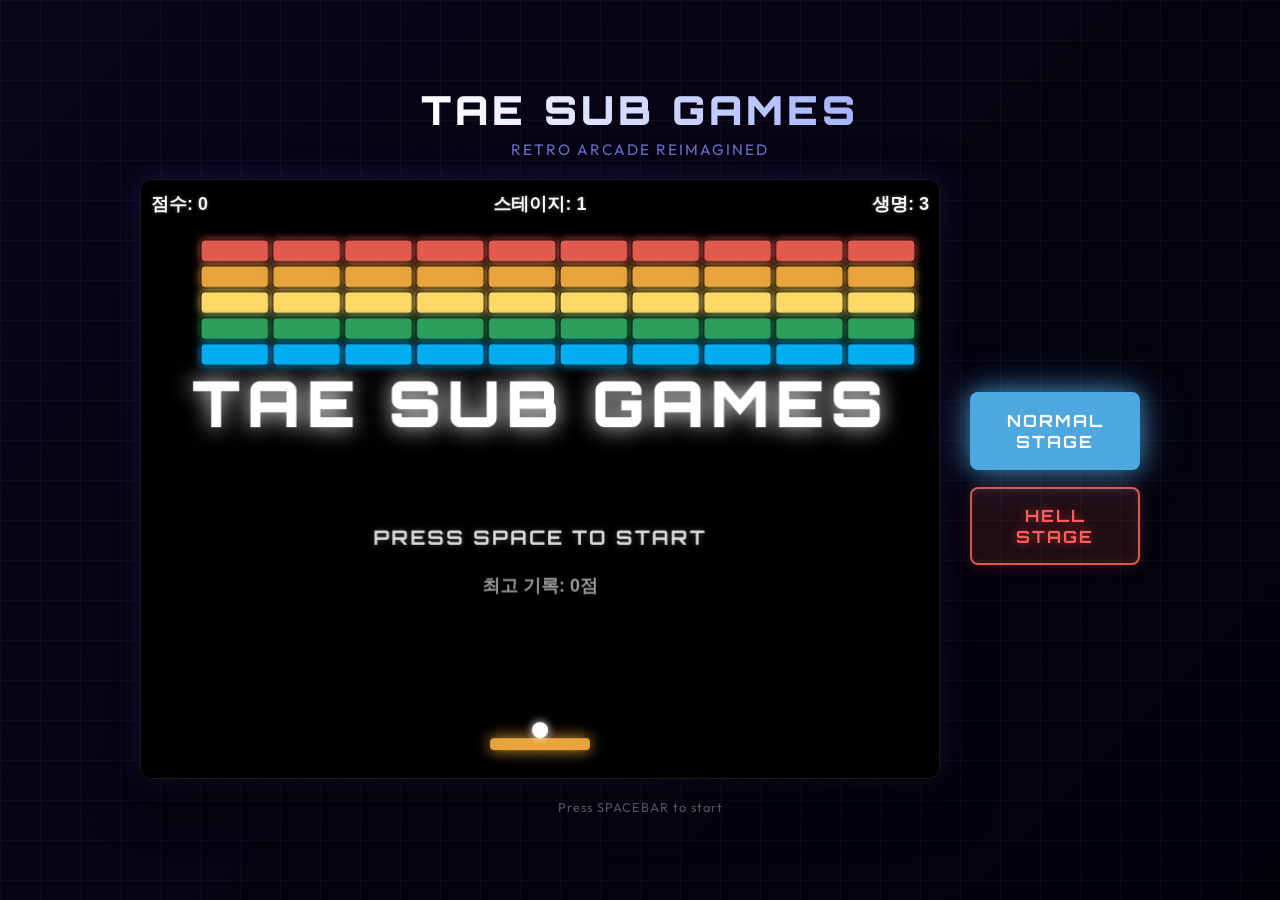
<file: index.html>
<!DOCTYPE html>
<html lang="ko">
<head>
    <meta charset="UTF-8">
    <meta name="viewport" content="width=device-width, initial-scale=1.0, maximum-scale=1.0, user-scalable=no">
    <title>Tae sub Games - 벽돌깨기 게임</title>
    
    <!-- 구글 폰트(Google Fonts) 연동 -->
    <link rel="preconnect" href="https://fonts.googleapis.com">
    <link rel="preconnect" href="https://fonts.gstatic.com" crossorigin>
    <link href="https://fonts.googleapis.com/css2?family=Orbitron:wght@400;700;900&family=Outfit:wght@300;400;600&display=swap" rel="stylesheet">
    
    <!-- 외부 스타일시트(CSS) 연동 -->
    <link rel="stylesheet" href="style.css">
</head>
<body>

    <div class="game-container">
        <!-- 상단 헤더 구역 -->
        <header>
            <h1>Tae sub Games</h1>
            <p class="subtitle">RETRO ARCADE REIMAGINED</p>
        </header>

        <!-- 메인 수평 레이아웃 (게임판 + 우측 사이드바) -->
        <div class="main-layout">
            <!-- 게임 캔버스 박스 -->
            <div class="canvas-container">
                <canvas id="gameCanvas" width="800" height="600"></canvas>
                <button id="startButton" class="hidden">START GAME</button>
            </div>

            <!-- 우측 사이드바 구역 -->
            <div class="sidebar">
                <button id="normalStageButton" class="side-btn normal-btn active">NORMAL STAGE</button>
                <button id="hellStageButton" class="side-btn hell-btn">HELL STAGE</button>
            </div>
        </div>

        <!-- 하단 조작 가이드 -->
        <footer id="gameFooter">
            Press SPACEBAR to start
        </footer>
    </div>

    <!-- 자바스크립트(JS) 게임 소스코드 연동 -->
    <script src="game.js"></script>
</body>
</html>
</file>
<file: style.css>
/* ==========================================
   Brick Breaker Game - 스타일시트 (style.css)
   ========================================== */

/* 
  CSS 변수 정의 (:root)
  - 자주 쓰는 색상값이나 그림자 값을 변수에 담아두고 편리하게 가져다 씁니다.
  - 고등학교 수학의 변수(x, y)처럼 스타일에서도 이름을 지정해 값을 재사용하는 것입니다.
*/
:root {
    --bg-gradient-start: #0a051b; /* 배경 그라데이션 시작 색상 (진한 남색) */
    --bg-gradient-end: #020108;   /* 배경 그라데이션 끝 색상 (검은색에 가까운 색) */
    --canvas-border: rgba(255, 255, 255, 0.1); /* 캔버스 테두리선 색 (아주 불투명한 흰색) */
    --canvas-shadow: rgba(123, 97, 255, 0.2);  /* 캔버스 주변의 보라색 네온 광채 색상 */
    --text-glow: rgba(255, 255, 255, 0.8);     /* 흰색 글자 뒤에 생기는 광채 효과 색상 */
}

/* 기본 마진과 패딩 초기화 */
* {
    box-sizing: border-box; /* 패딩과 테두리를 포함해서 요소 크기를 계산하도록 설정 */
    margin: 0;  /* 바깥 여백 초기화 */
    padding: 0; /* 안쪽 여백 초기화 */
}

/* 전체 화면 배경 스타일 */
body {
    font-family: 'Outfit', sans-serif; /* 현대적이고 둥근 스타일의 Outfit 구글 폰트 적용 */
    /* 대각선 방향(135도)으로 흘러가는 그라데이션 배경을 지정합니다. */
    background: linear-gradient(135deg, var(--bg-gradient-start), var(--bg-gradient-end));
    min-height: 100vh; /* 화면 높이를 브라우저 창 높이의 100%로 설정 */
    
    /* Flexbox 레이아웃: 자식 요소들을 화면 정중앙에 정렬하는 기술 */
    display: flex;
    flex-direction: column; /* 세로 정렬 */
    align-items: center;    /* 가로축 기준 정중앙 정렬 */
    justify-content: center; /* 세로축 기준 정중앙 정렬 */
    
    overflow: hidden; /* 스크롤바가 생기지 않도록 방지 */
    color: #ffffff;   /* 기본 글씨 색상을 흰색으로 지정 */
}

/* 
  화면 배경 위에 은은한 격자(Grid) 패턴을 그리는 효과 
  - ::before는 가짜 요소를 하나 더 만들어 디자인적 장식을 더할 때 유용합니다.
*/
body::before {
    content: '';
    position: absolute;
    top: 0;
    left: 0;
    width: 100%;
    height: 100%;
    /* 가로/세로 40px 크기로 가느다란 줄(아주 연한 흰색)을 바둑판 모양으로 그립니다. */
    background-image: 
        linear-gradient(rgba(255, 255, 255, 0.03) 1px, transparent 1px),
        linear-gradient(90deg, rgba(255, 255, 255, 0.03) 1px, transparent 1px);
    background-size: 40px 40px;
    pointer-events: none; /* 마우스 클릭 등이 배경 격자 때문에 방해받지 않도록 설정 */
    z-index: 0; /* 게임 화면보다 뒤쪽 레이어에 배치 */
}

/* 게임을 감싸고 있는 메인 컨테이너 */
.game-container {
    position: relative;
    z-index: 1; /* 격자 배경보다 앞쪽에 배치 */
    display: flex;
    flex-direction: column;
    align-items: center;
    gap: 20px; /* 제목, 게임판, 푸터 사이의 세로 간격 20px */
}

/* 상단 텍스트 헤더 구역 */
header {
    text-align: center;
}

/* 게임 메인 타이틀 */
h1 {
    font-family: 'Orbitron', sans-serif; /* 사이버네틱하고 미래지향적인 느낌의 폰트 */
    font-size: 2.5rem; /* 글씨 크기 설정 */
    font-weight: 900;  /* 굵은 글씨 */
    letter-spacing: 4px; /* 글자 간격 넓힘 */
    /* 글자 안에 흰색에서 은청색으로 변하는 그라데이션을 채워 넣는 세련된 기법 */
    background: linear-gradient(to right, #fff, #a5b4fc);
    -webkit-background-clip: text; /* 그라데이션 배경을 글씨 영역에만 잘라 붙임 */
    -webkit-text-fill-color: transparent; /* 글씨 기본색을 투명하게 만들어 그라데이션이 보이게 함 */
    margin-bottom: 5px;
    text-transform: uppercase; /* 영어 알파벳을 대문자로 강제 변환 */
}

/* 서브타이틀 */
p.subtitle {
    font-size: 0.95rem;
    color: #818cf8; /* 연보라빛 네온 색상 */
    opacity: 0.8;   /* 80% 밝기로 살짝 은은하게 */
    letter-spacing: 2px;
}

/* 
  캔버스를 감싸는 컨테이너 박스
  - 캔버스와 스타트 버튼을 입체적으로 감싸고 띄워주는 역할을 합니다.
*/
.canvas-container {
    position: relative; /* 자식 요소인 스타트 버튼이 이 박스를 기준으로 배치되도록 설정 */
    width: 800px;
    max-width: 95vw;
    height: 600px;
    max-height: calc(95vw * 0.75); /* 800:600 비율 유지 */
    border-radius: 12px; /* 모서리를 부드럽게 깎음 */
    overflow: hidden;    /* 캔버스 테두리를 벗어나는 자식 요소들을 숨김 */
    /* 이중 그림자 효과: 전체적인 입체감 그림자 + 보라색 네온 빛이 사방으로 퍼지는 광채 */
    box-shadow: 
        0 20px 50px rgba(0, 0, 0, 0.5),
        0 0 30px var(--canvas-shadow);
    transition: box-shadow 0.3s ease; /* 마우스 호버 시 부드러운 전환 속도 지정 */
}

/* 마우스를 캔버스 박스에 올렸을 때 (Hover 효과) */
.canvas-container:hover {
    /* 네온 불빛이 더 밝아지고 크게 퍼지게 만들어 반응형 디자인을 완성합니다. */
    box-shadow: 
        0 20px 50px rgba(0, 0, 0, 0.6),
        0 0 40px rgba(123, 97, 255, 0.4);
}

/* 실제 게임 화면이 그려질 HTML 캔버스 */
canvas {
    display: block;
    width: 100%;
    height: 100%;
    background-color: #000000; /* 캔버스 기본 배경은 새까만 검은색 */
    border: 1px solid var(--canvas-border); /* 얇은 테두리 */
    border-radius: 12px;
}

/* 
  게임 시작 버튼 오버레이 
  - (현재 기능상 숨김 처리되어 있으며, 게임 대기화면은 Canvas와 스페이스바로 시작합니다)
*/
#startButton {
    display: none;
}

/* 요소를 화면에서 투명하고 조작 불가능하게 숨기는 유틸리티 클래스 */
.hidden {
    opacity: 0;
    pointer-events: none;
    visibility: hidden;
    transition: opacity 0.4s ease, visibility 0.4s ease; /* 서서히 사라지는 애니메이션 */
}

/* 최하단 가이드 텍스트 */
footer {
    font-size: 0.8rem;
    color: rgba(255, 255, 255, 0.4); /* 연한 회색 글씨 */
    letter-spacing: 1px;
    transition: opacity 0.3s ease;
}

/* ==========================================
   수평 레이아웃 및 사이드바 버튼 추가 스타일
   ========================================== */

/* 메인 수평 레이아웃 (게임판과 사이드바 가로 배치) */
.main-layout {
    display: flex;
    flex-direction: row;
    align-items: center;
    justify-content: center;
    gap: 30px; /* 게임판과 사이드바 사이의 넉넉한 간격 */
    width: 100%;
}

/* 모바일 화면을 위한 미디어 쿼리 */
@media (max-width: 900px) {
    .main-layout {
        flex-direction: column;
        gap: 15px;
    }
    
    h1 {
        font-size: 1.8rem;
    }
    
    .game-container {
        gap: 10px;
    }
    
    .side-btn {
        width: auto;
        padding: 12px 20px;
        font-size: 0.9rem;
    }
}

/* 우측 사이드바 구역 */
.sidebar {
    display: flex;
    flex-direction: column;
    gap: 15px;
    align-items: center;
}

/* 사이드바 전용 프리미엄 네온 버튼 스타일 */
.side-btn {
    font-family: 'Orbitron', sans-serif;
    font-size: 1.05rem;
    font-weight: 700;
    letter-spacing: 2px;
    padding: 16px 20px;
    border-radius: 8px;
    cursor: pointer;
    transition: all 0.3s cubic-bezier(0.25, 0.8, 0.25, 1);
    width: 170px; /* 고정 가로 넓이 */
    text-align: center;
    border: 2px solid transparent;
    outline: none;
}

/* 일반 스테이지 버튼 스타일 (푸른 네온 테마) */
.normal-btn {
    background: rgba(78, 168, 224, 0.12);
    color: #4EA8E0;
    border-color: #4EA8E0;
    box-shadow: 
        0 0 15px rgba(78, 168, 224, 0.25),
        inset 0 0 10px rgba(78, 168, 224, 0.15);
    text-shadow: 0 0 8px rgba(78, 168, 224, 0.5);
}

.normal-btn:hover,
.normal-btn.active {
    background: #4EA8E0;
    color: #ffffff;
    box-shadow: 
        0 0 25px rgba(78, 168, 224, 0.7),
        0 0 45px rgba(78, 168, 224, 0.4);
    text-shadow: none;
    transform: translateY(-2px);
}

.normal-btn:active {
    transform: translateY(1px);
}

/* 헬 스테이지 버튼 스타일 (타오르는 붉은 네온 조명 테마) */
.hell-btn {
    background: rgba(224, 90, 78, 0.12); /* 투명감이 도는 붉은 필터 */
    color: #FF5E5B; /* 밝은 네온 스칼렛 */
    border-color: #E05A4E;
    box-shadow: 
        0 0 15px rgba(224, 90, 78, 0.25),
        inset 0 0 10px rgba(224, 90, 78, 0.15);
    text-shadow: 0 0 8px rgba(255, 94, 91, 0.5);
}

.hell-btn:hover,
.hell-btn.active {
    background: #E05A4E; /* 완전한 스칼렛 레드 충전 */
    color: #ffffff;
    box-shadow: 
        0 0 25px rgba(224, 90, 78, 0.7),
        0 0 45px rgba(224, 90, 78, 0.4);
    text-shadow: none;
    transform: translateY(-2px); /* 부드럽게 떠오르는 효과 */
}

.hell-btn:active {
    transform: translateY(1px);
}
</file>
